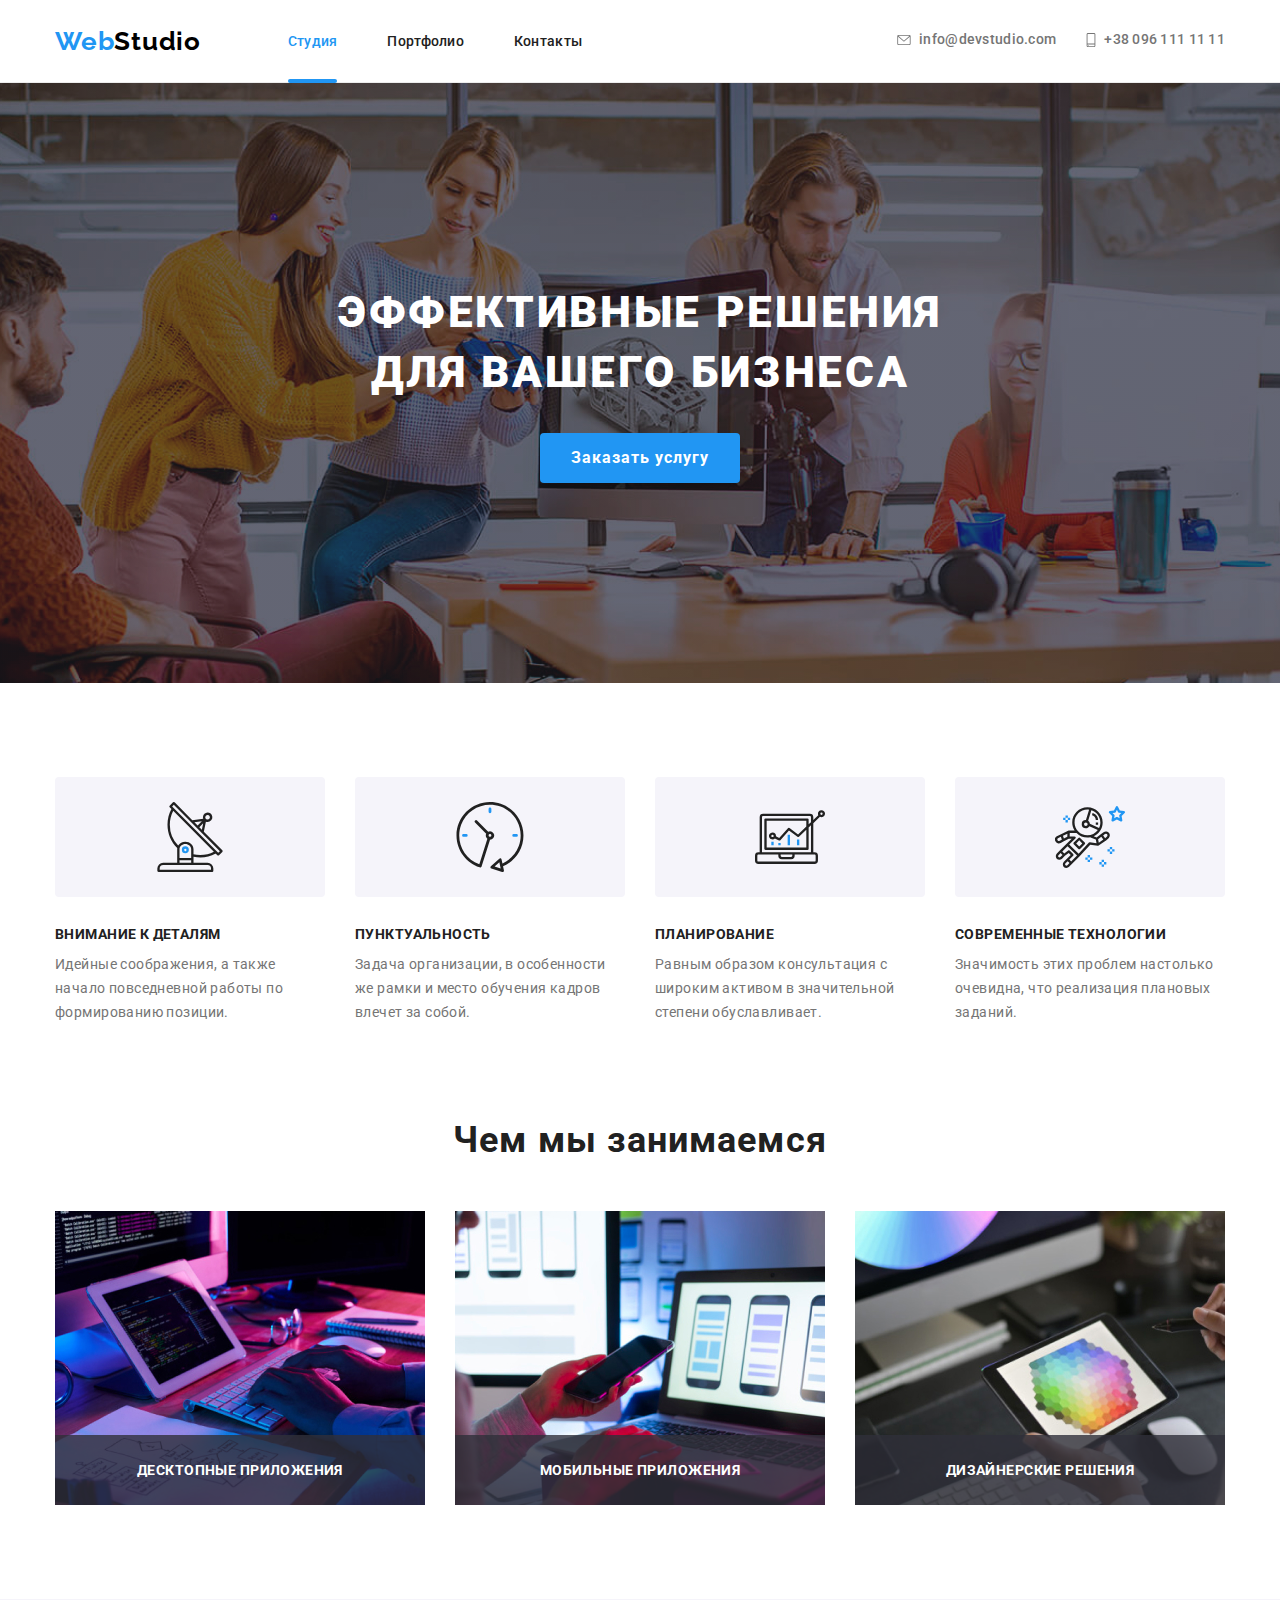
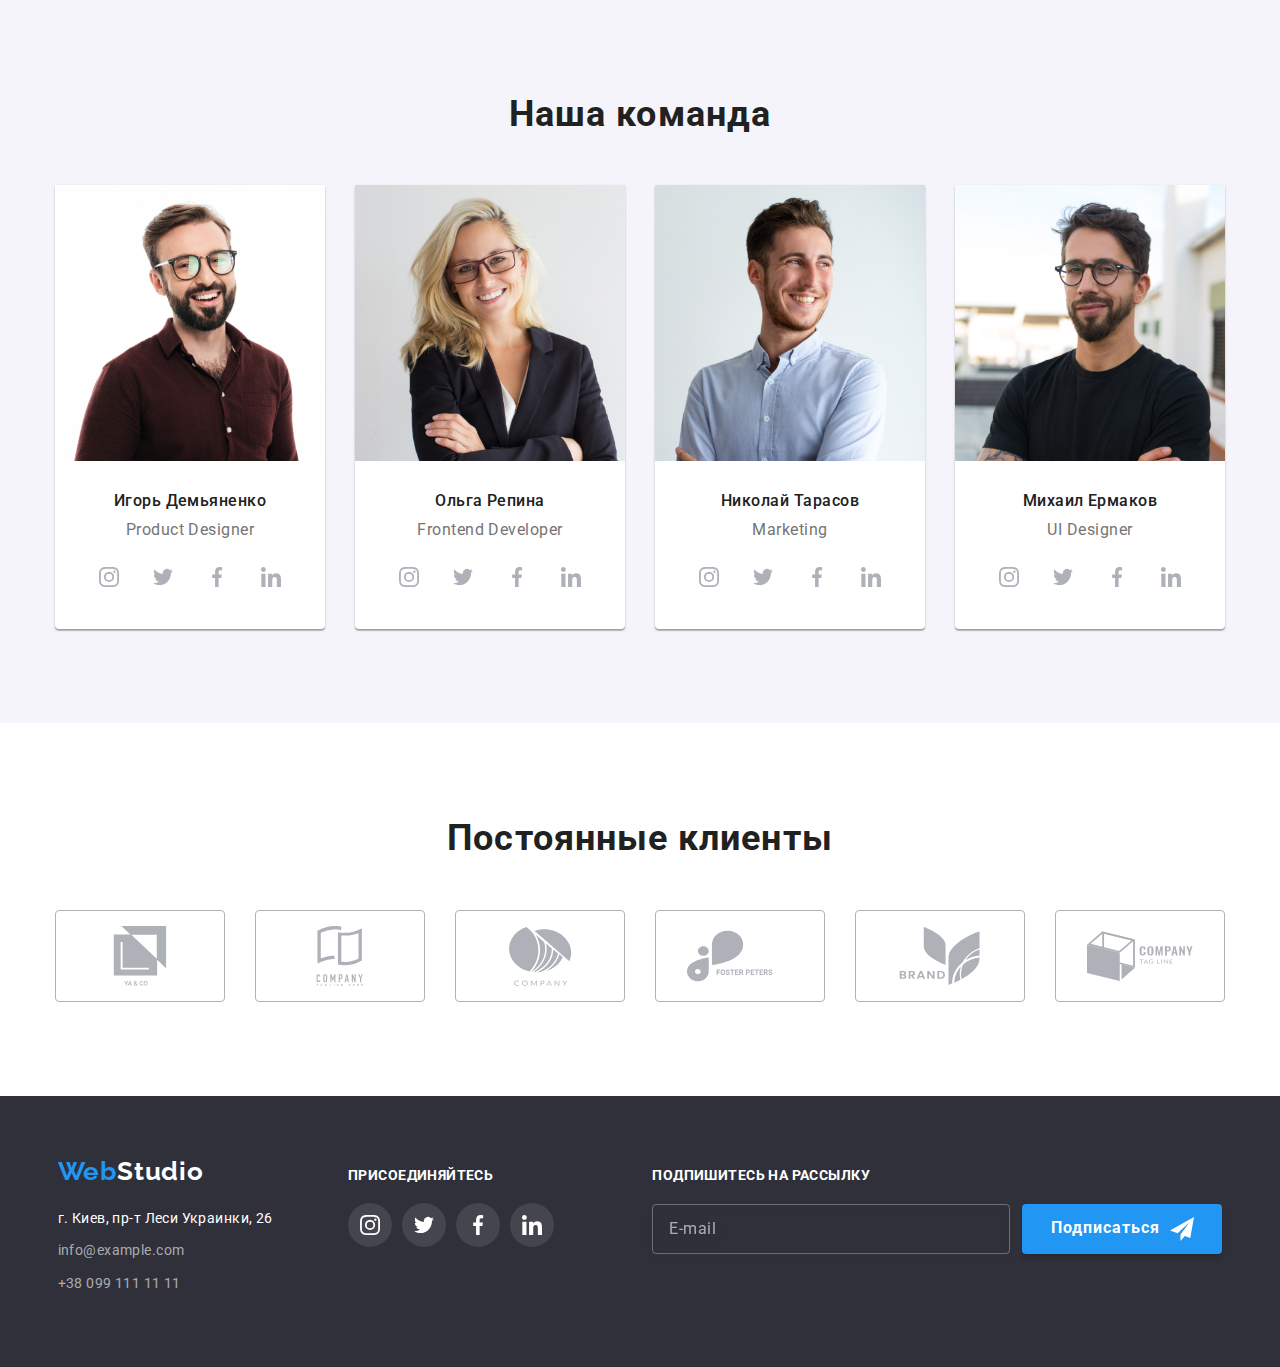
<file: index.html>
<!DOCTYPE html>
<html lang="ru">
<head>
  <meta charset="UTF-8">
  <meta http-equiv="X-UA-Compatible" content="IE=edge">
  <meta name="viewport" content="width=device-width, initial-scale=1.0">
  <title>WebStudio</title>
<link rel="preconnect" href="https://fonts.googleapis.com">
<link rel="preconnect" href="https://fonts.gstatic.com" crossorigin>
<link href="https://fonts.googleapis.com/css2?family=Raleway:wght@700&family=Roboto:wght@400;500;700;900&display=swap" rel="stylesheet">
  <link rel="stylesheet" href="./css/main.min.css">
</head>
<body>
  <!-- Шапка сторінки з логотипом (верхній блок)-->
  <header class="header">
    <div class="container header__box">
    <a class="logo header__logo" href="./index.html"><span class="logo__span">Web</span>Studio</a>

        <button data-menu-button class="menu-button" type="button" aria-expanded="false" aria-controls="header-menu">
        <svg class="menu-button__icon" aria-label="Переключатель мобильного меню">
          <use class="menu-open" href="./images/icons/symbol-defs.svg#icon-menu-button-open"></use>
          <use class="menu-close" href="./images/icons/symbol-defs.svg#icon-menu-button-close"></use>
        </svg>
      </button>

    <div data-menu class="menu-container" id="menu-container">
    <nav class="header__nav">
      <!-- Навігація на інші сторінки -->
        <ul class="site-nav">
          <li class="site-nav__item"><a class="site-nav__link site-nav__link--active" href="./index.html">Студия</a></li>
          <li class="site-nav__item"><a class="site-nav__link " href="./portfolio.html">Портфолио</a></li>
          <li class="site-nav__item"><a class="site-nav__link " href="">Контакты</a></li>
        </ul>
        </nav>
        <div>
    <ul class="contact">
        <li class="contact__item">
          <a class="contact__link header-link-mail" href="mailto:info@devstudio.com"><svg class="contact__icon header-mail">
            <use href="./images/icons/symbol-defs.svg#icon-envelope"></use>
          </svg>info@devstudio.com</a>
        </li>
        <li class="contact__item">
          <a class="contact__link header-link-tel" href="tel:+380961111111"><svg class="contact__icon header-tel">
            <use href="./images/icons/symbol-defs.svg#icon-smartphone"></use>
          </svg>+38 096 111 11 11</a>
        </li>
    </ul>

  <ul class="header-socials">
    <li class="header-socials__item"><a class="header-socials__link"  href="">Instagram</a></li>
    <li class="header-socials__item"><a class="header-socials__link"  href="">Twitter</a></li>
    <li class="header-socials__item"><a class="header-socials__link"  href="">Facebook</a></li>
    <li class="header-socials__item"><a class="header-socials__link"  href="">LinkedIn</a></li>
  </ul>
  </div>
    </div> 
    </div>
  </header>
  
  <!-- Унікальний контент сторінки (3 блоки)-->
  <main>
    <!--Эффективные решения для вашего бизнеса-->
      <section class="section hero">
        <div class="container">
      <h1 class="section__title section__title--main ">Эффективные решения для вашего бизнеса</h1>
      <button data-modal-open type="button" class="button hero__button"> Заказать услугу</button>
    </div>

  </section>
    
   <!-- Cписок особливостей -->
    <section class="section feature">
      <div class="container">
      <h2 class="visually-hidden">Особенности</h2>
        
      <ul class="feature__list">
          <li class="feature__item">
            <div class="feature__box">
              <svg class="feature__icon">
                <use href="./images/icons/symbol-defs.svg#icon-antenna"></use>
              </svg>
            </div>
            <h3 class="feature__title">Внимание к деталям</h3>
            <p class="feature__text">Идейные соображения, а также начало повседневной работы по формированию позиции.</p>
          </li> 
          <li class="feature__item">
              <div class="feature__box">
                <svg class="feature__icon">
                  <use href="./images/icons/symbol-defs.svg#icon-clock"></use>
                </svg>
              </div>
            <h3 class="feature__title">Пунктуальность</h3> 
            <p class="feature__text">Задача организации, в особенности же рамки и место обучения кадров влечет за собой.</p>
          </li>
          <li class="feature__item">
              <div class="feature__box">
                <svg class="feature__icon">
                  <use href="./images/icons/symbol-defs.svg#icon-diagram"></use>
                </svg>
              </div>
              <h3 class="feature__title">Планирование</h3>
              <p class="feature__text">Равным образом консультация с широким активом в значительной степени обуславливает.</p>
          </li>
          <li class="feature__item">
              <div class="feature__box">
                <svg class="feature__icon">
                  <use href="./images/icons/symbol-defs.svg#icon-astronaut"></use>
                </svg>
              </div>
              <h3 class="feature__title">Современные технологии</h3>
              <p class="feature__text">Значимость этих проблем настолько очевидна, что реализация плановых заданий.</p>
          </li>
            </ul>
            </div>
      </section>
      <!--Чем мы занимаемся-->
      <section class="section work">
        <div class="container">
        <h2 class="section__title">Чем мы занимаемся</h2>

        <ul class="work__list list">
          <li class="work__item"><img src="./images/box1.jpg" alt="photo1" width="370" class="work__img">
            <div class="work__box">
              <p class="work__text">Десктопные приложения</p>
            </div>
          </li>
          <li class="work__item"><img src="./images/box2.jpg" alt="photo2" width="370" class="work__img">
            <div class="work__box">
              <p class="work__text">Мобильные приложения</p>
            </div>
          </li>
          <li class="work__item"><img src="./images/box3.jpg" alt="photo3" width="370" class="work__img">
            <div class="work__box">
              <p class="work__text">Дизайнерские решения</p>
            </div>
          </li>
        </ul>
        </div>
      </section>
    <!--Наша команда-->
    <section class="section team">
      <div class="container">
      <h2 class="section__title">Наша команда</h2>
     
      <ul class="team-card list">
        <li class="team-card__item">
          <img class="team-card__img" srcset="./images/adapt/team/img.jpg 1x, ./images/adapt/team/img@2x.jpg 2x" src="./images/adapt/team/img.jpg" alt="Игорь Демьяненко">
          <div class="team-card__box">
          <h3 class="team-card__title" >Игорь Демьяненко</h3>
          <p class="team-card__text">Product Designer</p>
          <ul class="team-social list">
            <li class="team-social__item">
              <a href="" class="team-social__link">
                <svg class="team-social__icon">
                  <use href="./images/icons/symbol-defs.svg#icon-instagram"></use>
                </svg>
              </a>
            </li>
            <li class="team-social__item">
              <a href="" class="team-social__link">
                <svg class="team-social__icon">
                  <use href="./images/icons/symbol-defs.svg#icon-twitter"></use>
                </svg>
              </a>
            </li>
            <li class="team-social__item">
              <a href="" class="team-social__link">
                <svg class="team-social__icon">
                  <use href="./images/icons/symbol-defs.svg#icon-facebook"></use>
                </svg>
              </a>
            </li>
            <li class="team-social__item">
              <a href="" class="team-social__link">
                <svg class="team-social__icon">
                  <use href="./images/icons/symbol-defs.svg#icon-linkedin"></use>
                </svg>
              </a>
            </li>
          </ul>
        </div>
        </li>
        <li class="team-card__item">
          <img class="team-card__img" srcset="./images/adapt/team/img1.jpg 1x, ./images/adapt/team/img1@2x.jpg 2x" src="./images/adapt/team/img1.jpg" alt="Ольга Репина">
          <div class="team-card__box">
          <h3 class="team-card__title" >Ольга Репина</h3>
          <p class="team-card__text">Frontend Developer</p>
          <ul class="team-social list">
            <li class="team-social__item">
              <a href="" class="team-social__link">
                <svg class="team-social__icon">
                  <use href="./images/icons/symbol-defs.svg#icon-instagram"></use>
                </svg>
              </a>
            </li>
            <li class="team-social__item">
              <a href="" class="team-social__link">
                <svg class="team-social__icon">
                  <use href="./images/icons/symbol-defs.svg#icon-twitter"></use>
                </svg>
              </a>
            </li>
            <li class="team-social__item">
              <a href="" class="team-social__link">
                <svg class="team-social__icon">
                  <use href="./images/icons/symbol-defs.svg#icon-facebook"></use>
                </svg>
              </a>
            </li>
            <li class="team-social__item">
              <a href="" class="team-social__link">
                <svg class="team-social__icon">
                  <use href="./images/icons/symbol-defs.svg#icon-linkedin"></use>
                </svg>
              </a>
            </li>
          </ul>
        </div>
        </li>
        <li class="team-card__item">
          <img class="team-card__img" srcset="./images/adapt/team/img2.jpg 1x, ./images/adapt/team/img2@2x.jpg 2x" src="./images/adapt/team/img2.jpg" alt="Николай Тарасов">
          <div class="team-card__box">
          <h3 class="team-card__title">Николай Тарасов</h3>
          <p class="team-card__text">Marketing</p>
          <ul class="team-social list">
            <li class="tteam-social__item">
              <a href="" class="team-social__link">
                <svg class="team-social__icon">
                  <use href="./images/icons/symbol-defs.svg#icon-instagram"></use>
                </svg>
              </a>
            </li>
            <li class="team-social__item">
              <a href="" class="team-social__link">
                <svg class="team-social__icon">
                  <use href="./images/icons/symbol-defs.svg#icon-twitter"></use>
                </svg>
              </a>
            </li>
            <li class="team-social__item">
              <a href="" class="team-social__link">
                <svg class="team-social__icon">
                  <use href="./images/icons/symbol-defs.svg#icon-facebook"></use>
                </svg>
              </a>
            </li>
            <li class="team-social__item">
              <a href="" class="team-social__link">
                <svg class="team-social__icon">
                  <use href="./images/icons/symbol-defs.svg#icon-linkedin"></use>
                </svg>
              </a>
            </li>
          </ul>
         </div>
        </li>
        <li class="team-card__item">
          <img class="team-card__img" srcset="./images/adapt/team/img3.jpg 1x, ./images/adapt/team/img3@2x.jpg 2x" src="./images/adapt/team/img3.jpg" alt="Михаил Ермаков">
          <div class="team-card__box">
          <h3 class="team-card__title">Михаил Ермаков</h3>
          <p class="team-card__text">UI Designer</p>
          <ul class="team-social list">
            <li class="team-social__item">
              <a href="" class="team-social__link">
                <svg class="team-social__icon">
                  <use href="./images/icons/symbol-defs.svg#icon-instagram"></use>
                </svg>
              </a>
            </li>
            <li class="team-social__item">
              <a href="" class="team-social__link">
                <svg class="team-social__icon">
                  <use href="./images/icons/symbol-defs.svg#icon-twitter"></use>
                </svg>
              </a>
            </li>
            <li class="team-social__item">
              <a href="" class="team-social__link">
                <svg class="team-social__icon">
                  <use href="./images/icons/symbol-defs.svg#icon-facebook"></use>
                </svg>
              </a>
            </li>
            <li class="team-social__item">
              <a href="" class="team-social__link">
                <svg class="team-social__icon">
                  <use href="./images/icons/symbol-defs.svg#icon-linkedin"></use>
                </svg>
              </a>
            </li>
          </ul>
            </ul>
        </div>
        </li>
      </ul>
      </div>
    </section>
    <!-- Постоянные клиенты -->
    <section class="section clients">
      <div class="container">
      <h2 class="section__title">Постоянные клиенты</h2>

      <ul class="clients__list list">
        <li class="clients__item" >
          <a href="" class="clients__link">
            <svg class="clients__icon">
              <use href="./images/icons/symbol-defs.svg#icon-client1"></use>
            </svg>
          </a>
        </li>
        <li class="clients__item">
          <a href="" class="clients__link">
            <svg class="clients__icon">
              <use href="./images/icons/symbol-defs.svg#icon-client2"></use>
            </svg>
          </a>
        </li>
        <li class="clients__item">
          <a href="" class="clients__link">
            <svg class="clients__icon">
              <use href="./images/icons/symbol-defs.svg#icon-client3"></use>
            </svg>
          </a>
        </li>
        <li class="clients__item">
          <a href="" class="clients__link">
            <svg class="clients__icon">
              <use href="./images/icons/symbol-defs.svg#icon-client4"></use>
            </svg>
          </a>
        </li>
        <li class="clients__item">
          <a href="" class="clients__link">
            <svg class="clients__icon">
              <use href="./images/icons/symbol-defs.svg#icon-client5"></use>
            </svg>
          </a>
        </li>
        <li class="clients__item">
          <a href="" class="clients__link">
            <svg class="clients__icon">
              <use href="./images/icons/symbol-defs.svg#icon-client6"></use>
            </svg>
          </a>
        </li>
      </ul>
    </div>
    </section>


  </main>
  <!-- Підвал сторінки (нижня частина)-->
  <footer class="footer">
    <div class="container footer-box">
      <div class="adress">
        <!-- Копірайт -->
        <a class="logo footer__logo" href="./index.html"><span class="footer-logo__span">Web</span>Studio</a>
        <!-- Посилання на соцмережі -->
        <address class="address">
          <ul class="address-box list">
            <li><a class="address-box__link fact-address" href="https://goo.gl/maps/HZU3c6R3okZjk7ic6" target="_blank"
                rel="noopener noreferrer">г. Киев, пр-т Леси Украинки, 26</a></li>
            <li><a class="address-box__link mail" href="mailto:info@example.com">info@example.com</a></li>
            <li><a class="address-box__link tel" href="tel:+380991111111">+38 099 111 11 11</a></li>
          </ul>
        </address>
      </div>
  
      <!--LINK SOC  -->
  
      <div class="footer-social">
        <p class="footer-social__label">Присоединяйтесь</p>
        <ul class="footer-social__list">
          <li class="footer-social__item">
            <a href="" class="footer-social__link">
              <svg class="footer-social__icon">
                <use href="./images/icons/symbol-defs.svg#icon-instagram"></use>
              </svg>
            </a>
          </li>
          <li class="footer-social__item">
            <a href="" class="footer-social__link">
              <svg class="footer-social__icon">
                <use href="./images/icons/symbol-defs.svg#icon-twitter"></use>
              </svg>
            </a>
          </li>
          <li class="footer-social__item">
            <a href="" class="footer-social__link">
              <svg class="footer-social__icon">
                <use href="./images/icons/symbol-defs.svg#icon-facebook"></use>
              </svg>
            </a>
          </li>
          <li class="footer-social__item">
            <a href="" class="footer-social__link">
              <svg class="footer-social__icon">
                <use href="./images/icons/symbol-defs.svg#icon-linkedin"></use>
              </svg>
            </a>
          </li>
        </ul>
      </div>
      <!-- ФОРМА ФУТЕР -->
  
      <form class="footer-form">
        <div class="footer-form__box"><label class="footer-form__label">Подпишитесь на рассылку</label>
          <input class="footer-form__input" type="email" name="user-email-footer" placeholder="E-mail">
        </div>
        
        <div class="footer-button">
          <button type="submit" class="footer-button__box">Подписаться<svg class="footer-button__icon">
              <use href="./images/icons/symbol-defs.svg#icon-send"></use>
            </svg></button>
        </div>
      </form>
    </div>
  </footer>

  <!-- --------Модалка--------- -->

    <div data-modal class="backdrop is-hidden">
      <div class="modal">
        <button data-modal-close type="button" class="modal__button"><svg class="modal__icon">
        <use href="./images/icons/symbol-defs.svg#icon-close"></use></svg></button>
      
        <form class="modal-form" autocomplete="on">
        <h2 class="modal-form__title">Оставьте свои данные, мы вам перезвоним</h2>

      <div class="modal-form__all">
         <label class="modal-form__label" for="modal-name">Имя</label>
      <div class="modal-form__box">
         <input class="modal-form__input" type="text" name="modal-name" id="modal-name">
         <svg class="modal-form__icon">
          <use href="./images/icons/symbol-defs.svg#icon-person"></use>
        </svg>
      </div>
      </div>
      
      <div class="modal-form__all">
       <label class="modal-form__label"  for="modal-tel">Телефон</label>
       <div class="modal-form__box">
        <input class="modal-form__input" type="tel" name="modal-tel" id="modal-tel">
        <svg class="modal-form__icon">
         <use href="./images/icons/symbol-defs.svg#icon-tel"></use>
         </svg></div>
      </div>
      
      <div class="modal-form__all">
        <label class="modal-form__label"  for="modal-mail">Почта</label>
        <div class="modal-form__box">
        <input class="modal-form__input" type="mail" name="modal-mail" id="modal-mail">
        <svg class="modal-form__icon"><use href="./images/icons/symbol-defs.svg#icon-mail"></use>
        </svg></div>
      </div>
      
      <div class="modal-form__all">
        <label class="modal-form__label"  for="modal-comment">Комментарий</label>
        <textarea class="modal-form__input comment" name="modal-comment" id="modal-comment" placeholder="Введите текст..."></textarea>
      </div>
      
      <div class="form-checkbox">
        <label class="form-checkbox__label">
        <input class="form-checkbox__input" type="checkbox" name="modal-checkbox">
        <span class="form-checkbox__icon"></span>
        Соглашаюсь с рассылкой и принимаю <a class="form-checkbox__link" href="">Условия договора</a></label>
      </div>
      
        <div class="form-button">
        <button type="submit" class="form-button__box">Отправить</button>
        </div>
        </form>
        </div>
      </div>

  <script src="./js/modal.js"></script>
  <script src="./js/menu.js"></script>
</body>
</html>

        <!--  -->
</file>
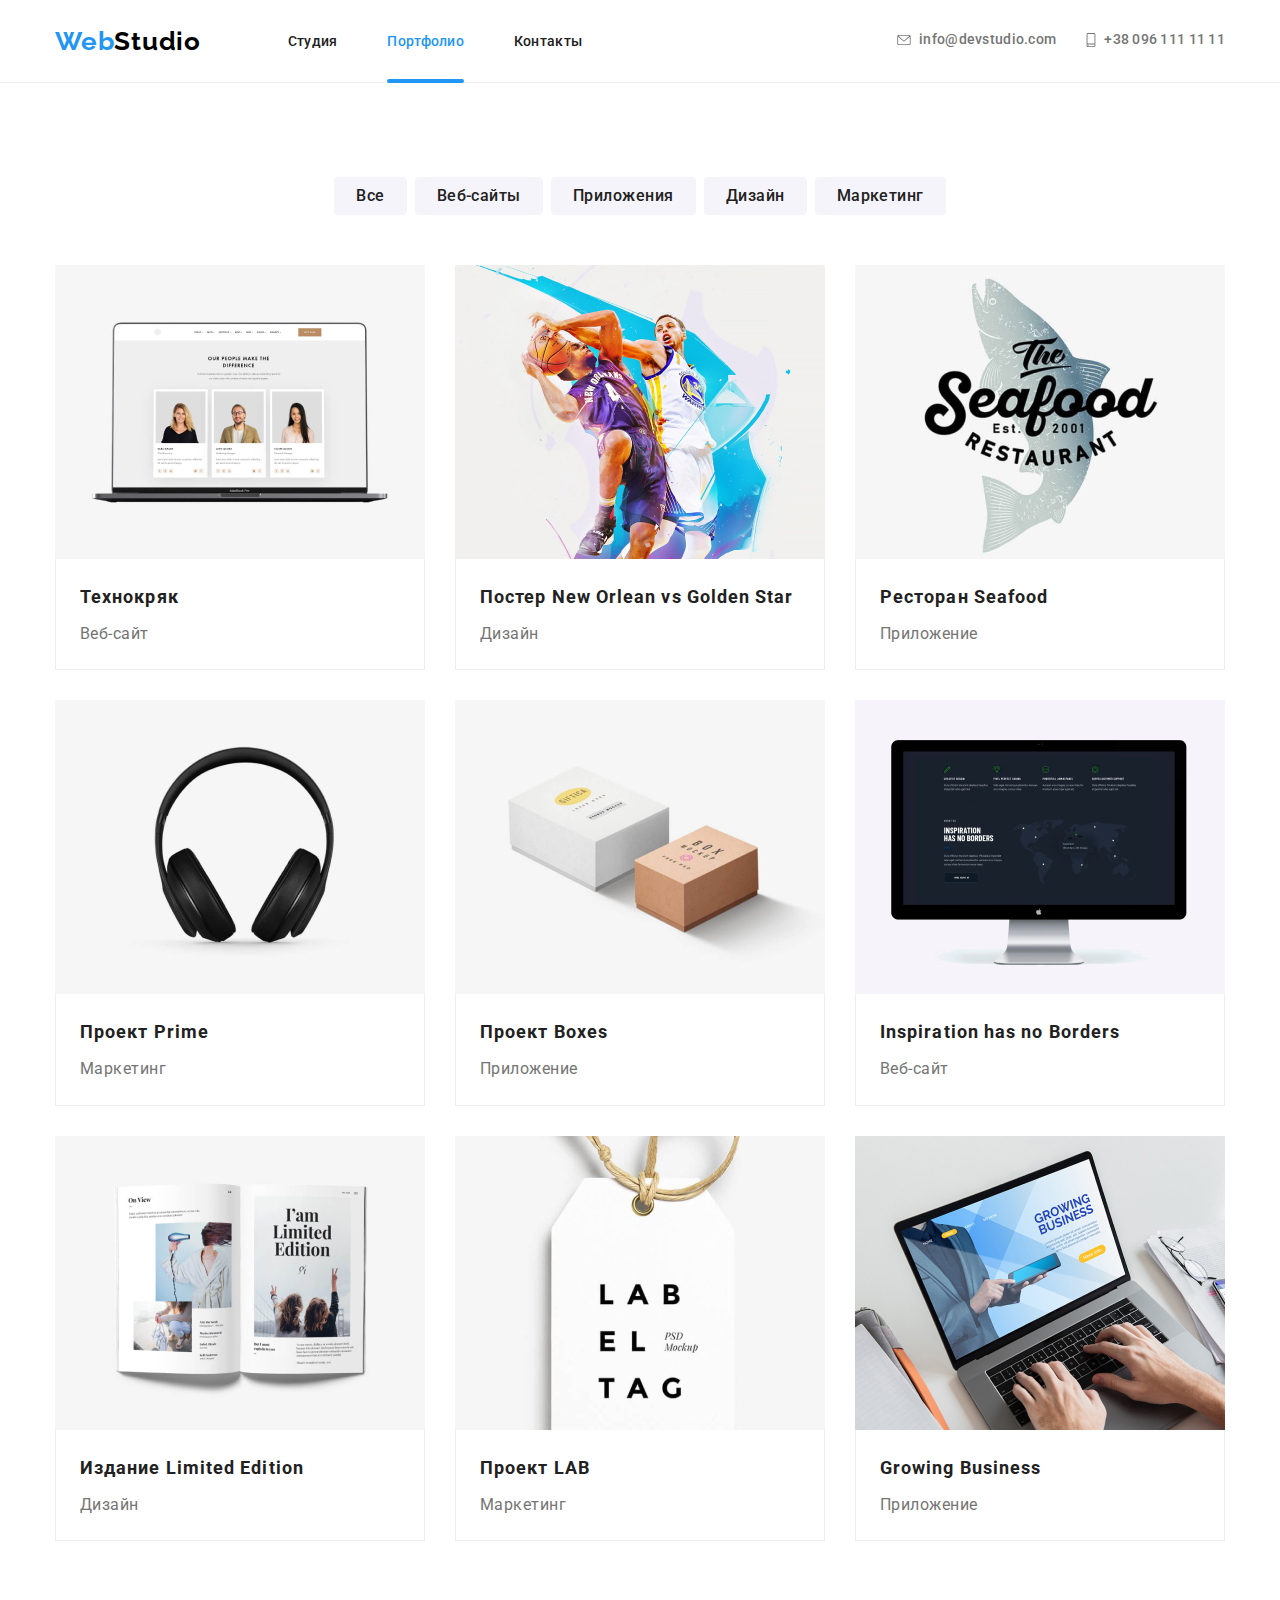
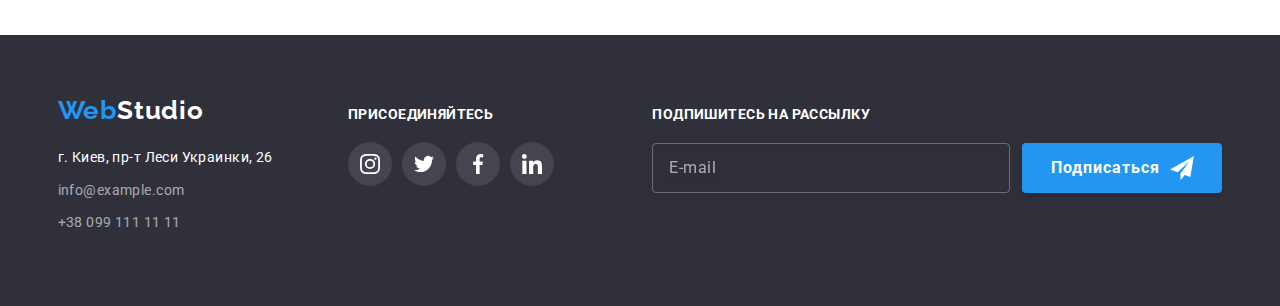
<file: portfolio.html>
<!DOCTYPE html>
<html lang="ru">
<head>
  <meta charset="UTF-8">
  <meta http-equiv="X-UA-Compatible" content="IE=edge">
  <meta name="viewport" content="width=device-width, initial-scale=1.0">
  <title>WebStudio</title>
<link rel="preconnect" href="https://fonts.googleapis.com">
<link rel="preconnect" href="https://fonts.gstatic.com" crossorigin>
<link href="https://fonts.googleapis.com/css2?family=Raleway:wght@700&family=Roboto:wght@400;500;700;900&display=swap" rel="stylesheet">
  <link rel="stylesheet" href="./css/main.min.css">
</head>
<body>
  <!-- Шапка сторінки з логотипом (верхній блок)-->
  <header class="header">
    <div class="container header__box">
    <a class="logo header__logo" href="./index.html"><span class="logo__span">Web</span>Studio</a>

        <button data-menu-button class="menu-button" type="button" aria-expanded="false" aria-controls="header-menu">
        <svg class="menu-button__icon" aria-label="Переключатель мобильного меню">
          <use class="menu-open" href="./images/icons/symbol-defs.svg#icon-menu-button-open"></use>
          <use class="menu-close" href="./images/icons/symbol-defs.svg#icon-menu-button-close"></use>
        </svg>
      </button>

    <div data-menu class="menu-container" id="menu-container">
    <nav class="header__nav">
      <!-- Навігація на інші сторінки -->
        <ul class="site-nav">
          <li class="site-nav__item"><a class="site-nav__link" href="./index.html">Студия</a></li>
          <li class="site-nav__item"><a class="site-nav__link site-nav__link--active" href="./portfolio.html">Портфолио</a></li>
          <li class="site-nav__item"><a class="site-nav__link " href="">Контакты</a></li>
        </ul>
        </nav>
    <ul class="contact">
        <li class="contact__item">
          <a class="contact__link header-link-mail" href="mailto:info@devstudio.com"><svg class="contact__icon header-mail">
            <use href="./images/icons/symbol-defs.svg#icon-envelope"></use>
          </svg>info@devstudio.com</a>
        </li>
        <li class="contact__item">
          <a class="contact__link header-link-tel" href="tel:+380961111111"><svg class="contact__icon header-tel">
            <use href="./images/icons/symbol-defs.svg#icon-smartphone"></use>
          </svg>+38 096 111 11 11</a>
        </li>
    </ul>

  <ul class="header-socials">
    <li class="header-socials__item"><a class="header-socials__link"  href="">Instagram</a></li>
    <li class="header-socials__item"><a class="header-socials__link"  href="">Twitter</a></li>
    <li class="header-socials__item"><a class="header-socials__link"  href="">Facebook</a></li>
    <li class="header-socials__item"><a class="header-socials__link"  href="">LinkedIn</a></li>
  </ul>
    </div> 
    </div>
  </header>
  <!-- Унікальний контент -->
<main>

<section class="section portfolio ">
  <div class="container">

  <h1 class="visually-hidden">Портфолио</h1>

  <ul class="buttons-list">
    <li class="buttons-list__item"><button class="button buttons-list__button" type="button">Все</button></li>
    <li class="button button-list__item"><button class="button buttons-list__button" type="button">Веб-сайты</button></li>
    <li class="buttons-list__item"><button class="button buttons-list__button" type="button">Приложения</button></li>
    <li class="buttons-list__item"><button class="button buttons-list__button" type="button">Дизайн</button></li>
    <li class="buttons-list__item"><button class="button buttons-list__button" type="button">Маркетинг</button></li>
  </ul>

  <ul class="portfolio-card list">
    <li class="portfolio-card__item">
      <a class="portfolio-card__link" href=""><div class="portfolio-card__thumb">
<picture>
  <source srcset="./images/adapt/portfolio/imgm1.jpg 1x, ./images/adapt/portfolio/imgm1@2x.jpg 2x" media="(max-width: 767px)">
   <source srcset="./images/adapt/portfolio/imgd1.jpg 1x, ./images/adapt/portfolio/imgd1@2x.jpg" media="(min-width: 1200px)">
  <img srcset="./images/adapt/portfolio/imgt1.jpg 1x,./images/adapt/portfolio/imgt1@2x.jpg 2x" src="./images/adapt/portfolio/imgt1.jpg" alt="Пример работ">
</picture>
      <p class="portfolio-card__overlay">
        Ресурс предлагает комплексные предложения с разным уровнем функционала и сервисов. Все это позволит посетителю
        получить
        исчерпывающие сведения о компании или частном лице.
      </p>
    </div>
      <div class="portfolio-card__box first-card-box">
        <h2 class="portfolio-card__title">Технокряк</h2>
      <p class="portfolio-card__text">Веб-сайт</p>
      </div></a>
    </li>
    <li class="portfolio-card__item"><a  class="portfolio-card__item" href="">
      <div class="portfolio-card__thumb">
      <picture>
  <source srcset="./images/adapt/portfolio/imgm2.jpg 1x, ./images/adapt/portfolio/imgm2@2x.jpg 2x" media="(max-width: 767px)">
   <source srcset="./images/adapt/portfolio/imgd2.jpg 1x, ./images/adapt/portfolio/imgd2@2x.jpg" media="(min-width: 1200px)">
  <img srcset="./images/adapt/portfolio/imgt2.jpg 1x,./images/adapt/portfolio/imgt2@2x.jpg 2x" src="./images/adapt/portfolio/imgt2.jpg" alt="Пример работ">
</picture>
      <p class="portfolio-card__overlay">
        Ресурс предлагает комплексные предложения с разным уровнем функционала и сервисов. Все это позволит посетителю получить
        исчерпывающие сведения о компании или частном лице.
      </p>
    </div>
      <div class="portfolio-card__box">
      <h2 class="portfolio-card__title" >Постер New Orlean vs Golden Star</h2>
      <p class="portfolio-card__text">Дизайн</p>
    </div></a>
    </li>
    <li class="portfolio-card__item"><a href=""><div class="portfolio-card__thumb">
    <picture>
  <source srcset="./images/adapt/portfolio/imgm3.jpg 1x, ./images/adapt/portfolio/imgm3@2x.jpg 2x" media="(max-width: 767px)">
   <source srcset="./images/adapt/portfolio/imgd3.jpg 1x, ./images/adapt/portfolio/imgd3@2x.jpg" media="(min-width: 1200px)">
  <img srcset="./images/adapt/portfolio/imgt3.jpg 1x,./images/adapt/portfolio/imgt3@2x.jpg 2x" src="./images/adapt/portfolio/imgt3.jpg" alt="Пример работ">
</picture>
      <p class="portfolio-card__overlay">
        Ресурс предлагает комплексные предложения с разным уровнем функционала и сервисов. Все это позволит посетителю
        получить
        исчерпывающие сведения о компании или частном лице.
      </p>
    </div>
      <div class="portfolio-card__box">
      <h2 class="portfolio-card__title" >Ресторан Seafood</h2>
      <p class="portfolio-card__text">Приложение</p>
    </div></a>
    </li>
    <li class="portfolio-card__item"><a href=""><div class="portfolio-card__thumb">
   <picture>
  <source srcset="./images/adapt/portfolio/imgm4.jpg 1x, ./images/adapt/portfolio/imgm4@2x.jpg 2x" media="(max-width: 767px)">
   <source srcset="./images/adapt/portfolio/imgd4.jpg 1x, ./images/adapt/portfolio/imgd4@2x.jpg" media="(min-width: 1200px)">
  <img srcset="./images/adapt/portfolio/imgt4.jpg 1x,./images/adapt/portfolio/imgt4@2x.jpg 2x" src="./images/adapt/portfolio/imgt4.jpg" alt="Пример работ">
</picture>
      <p class="portfolio-card__overlay">
        Ресурс предлагает комплексные предложения с разным уровнем функционала и сервисов. Все это позволит посетителю
        получить
        исчерпывающие сведения о компании или частном лице.
      </p>
    </div>
      <div class="portfolio-card__box">
      <h2 class="portfolio-card__title" >Проект Prime</h2>
      <p class="portfolio-card__text">Маркетинг</p>
    </div></a>
    </li>
    <li class="portfolio-card__item"><a href=""><div class="portfolio-card__thumb">
  <picture>
  <source srcset="./images/adapt/portfolio/imgm5.jpg 1x, ./images/adapt/portfolio/imgm5@2x.jpg 2x" media="(max-width: 767px)">
   <source srcset="./images/adapt/portfolio/imgd5.jpg 1x, ./images/adapt/portfolio/imgd5@2x.jpg" media="(min-width: 1200px)">
  <img srcset="./images/adapt/portfolio/imgt5.jpg 1x,./images/adapt/portfolio/imgt5@2x.jpg 2x" src="./images/adapt/portfolio/imgt5.jpg" alt="Пример работ">
</picture>
      <p class="portfolio-card__overlay">
        Ресурс предлагает комплексные предложения с разным уровнем функционала и сервисов. Все это позволит посетителю
        получить
        исчерпывающие сведения о компании или частном лице.
      </p>
    </div>
      <div class="portfolio-card__box">
      <h2 class="portfolio-card__title" >Проект Boxes</h2>
      <p class="portfolio-card__text">Приложение</p>
    </div></a>
    </li>
    <li class="portfolio-card__item"><a href=""><div class="portfolio-card__thumb">
 <picture>
  <source srcset="./images/adapt/portfolio/imgm6.jpg 1x, ./images/adapt/portfolio/imgm6@2x.jpg 2x" media="(max-width: 767px)">
   <source srcset="./images/adapt/portfolio/imgd6.jpg 1x, ./images/adapt/portfolio/imgd6@2x.jpg" media="(min-width: 1200px)">
  <img srcset="./images/adapt/portfolio/imgt6.jpg 1x,./images/adapt/portfolio/imgt6@2x.jpg 2x" src="./images/adapt/portfolio/imgt6.jpg" alt="Пример работ">
</picture>
      <p class="portfolio-card__overlay">
        Ресурс предлагает комплексные предложения с разным уровнем функционала и сервисов. Все это позволит посетителю
        получить
        исчерпывающие сведения о компании или частном лице.
      </p>
    </div>
      <div class="portfolio-card__box">
      <h2 class="portfolio-card__title">Inspiration has no Borders</h2>
      <p class="portfolio-card__text">Веб-сайт</p>
    </div></a>
    </li>
    <li class="portfolio-card__item"><a href=""><div class="portfolio-card__thumb">
    <picture>
  <source srcset="./images/adapt/portfolio/imgm7.jpg 1x, ./images/adapt/portfolio/imgm7@2x.jpg 2x" media="(max-width: 767px)">
   <source srcset="./images/adapt/portfolio/imgd7.jpg 1x, ./images/adapt/portfolio/imgd7@2x.jpg" media="(min-width: 1200px)">
  <img srcset="./images/adapt/portfolio/imgt7.jpg 1x,./images/adapt/portfolio/imgt7@2x.jpg 2x" src="./images/adapt/portfolio/imgt7.jpg" alt="Пример работ">
</picture>
      <p class="portfolio-card__overlay">
        Ресурс предлагает комплексные предложения с разным уровнем функционала и сервисов. Все это позволит посетителю
        получить
        исчерпывающие сведения о компании или частном лице.
      </p>
    </div>
      <div class="portfolio-card__box">
      <h2 class="portfolio-card__title" >Издание Limited Edition</h2>
      <p class="portfolio-card__text">Дизайн</p>
    </div></a>
    </li>
    <li class="portfolio-card__item"><a href=""><div class="portfolio-card__thumb">
     <picture>
  <source srcset="./images/adapt/portfolio/imgm8.jpg 1x, ./images/adapt/portfolio/imgm8@2x.jpg 2x" media="(max-width: 767px)">
   <source srcset="./images/adapt/portfolio/imgd8.jpg 1x, ./images/adapt/portfolio/imgd8@2x.jpg" media="(min-width: 1200px)">
  <img srcset="./images/adapt/portfolio/imgt8.jpg 1x,./images/adapt/portfolio/imgt8@2x.jpg 2x" src="./images/adapt/portfolio/imgt8.jpg" alt="Пример работ">
</picture>
      <p class="portfolio-card__overlay">
        Ресурс предлагает комплексные предложения с разным уровнем функционала и сервисов. Все это позволит посетителю
        получить
        исчерпывающие сведения о компании или частном лице.
      </p>
    </div>
      <div class="portfolio-card__box">
      <h2 class="portfolio-card__title" >Проект LAB</h2>
      <p class="portfolio-card__text">Маркетинг</p>
    </div></a>
    </li>
    <li class="portfolio-card__item"><a href=""><div class="portfolio-card__thumb">
    <picture>
  <source srcset="./images/adapt/portfolio/imgm9.jpg 1x, ./images/adapt/portfolio/imgm9@2x.jpg 2x" media="(max-width: 767px)">
   <source srcset="./images/adapt/portfolio/imgd9.jpg 1x, ./images/adapt/portfolio/imgd9@2x.jpg" media="(min-width: 1200px)">
  <img srcset="./images/adapt/portfolio/imgt9.jpg 1x,./images/adapt/portfolio/imgt9@2x.jpg 2x" src="./images/adapt/portfolio/imgt9.jpg" alt="Пример работ">
</picture>
      <p class="portfolio-card__overlay">
        Ресурс предлагает комплексные предложения с разным уровнем функционала и сервисов. Все это позволит посетителю
        получить
        исчерпывающие сведения о компании или частном лице.
      </p>
    </div>
    <div class="portfolio-card__box">
    <h2 class="portfolio-card__title" >Growing Business</h2>
    <p class="portfolio-card__text">Приложение</p>
  </div></a>
    </li>
  </ul>
  </div>
  </section>

</main>
<footer class="footer">
    <div class="container footer-box">
      <div class="adress">
        <!-- Копірайт -->
        <a class="logo footer__logo" href="./index.html"><span class="footer-logo__span">Web</span>Studio</a>
        <!-- Посилання на соцмережі -->
        <address class="address">
          <ul class="address-box list">
            <li><a class="address-box__link fact-address" href="https://goo.gl/maps/HZU3c6R3okZjk7ic6" target="_blank"
                rel="noopener noreferrer">г. Киев, пр-т Леси Украинки, 26</a></li>
            <li><a class="address-box__link mail" href="mailto:info@example.com">info@example.com</a></li>
            <li><a class="address-box__link tel" href="tel:+380991111111">+38 099 111 11 11</a></li>
          </ul>
        </address>
      </div>
  
      <!--LINK SOC  -->
  
      <div class="footer-social">
        <p class="footer-social__label">Присоединяйтесь</p>
        <ul class="footer-social__list">
          <li class="footer-social__item">
            <a href="" class="footer-social__link">
              <svg class="footer-social__icon">
                <use href="./images/icons/symbol-defs.svg#icon-instagram"></use>
              </svg>
            </a>
          </li>
          <li class="footer-social__item">
            <a href="" class="footer-social__link">
              <svg class="footer-social__icon">
                <use href="./images/icons/symbol-defs.svg#icon-twitter"></use>
              </svg>
            </a>
          </li>
          <li class="footer-social__item">
            <a href="" class="footer-social__link">
              <svg class="footer-social__icon">
                <use href="./images/icons/symbol-defs.svg#icon-facebook"></use>
              </svg>
            </a>
          </li>
          <li class="footer-social__item">
            <a href="" class="footer-social__link">
              <svg class="footer-social__icon">
                <use href="./images/icons/symbol-defs.svg#icon-linkedin"></use>
              </svg>
            </a>
          </li>
        </ul>
      </div>
      <!-- ФОРМА ФУТЕР -->
  
      <form class="footer-form">
        <div class="footer-form__box"><label class="footer-form__label">Подпишитесь на рассылку</label>
          <input class="footer-form__input" type="email" name="user-email-footer" placeholder="E-mail">
        </div>
        
        <div class="footer-button">
          <button type="submit" class="footer-button__box">Подписаться<svg class="footer-button__icon">
              <use href="./images/icons/symbol-defs.svg#icon-send"></use>
            </svg></button>
        </div>
      </form>
    </div>
  </footer>
  <script src="./js/menu.js"></script>
</body>
</html>
</file>
<file: css/main.min.css>
*,::before,::after{box-sizing:border-box}html{line-height:1.15;-webkit-text-size-adjust:100%;-moz-tab-size:4;tab-size:4}body{margin:0;font-family:system-ui,-apple-system,"Segoe UI",Roboto,Helvetica,Arial,sans-serif,"Apple Color Emoji","Segoe UI Emoji"}hr{height:0;color:inherit}abbr[title]{text-decoration:underline dotted}b,strong{font-weight:bolder}code,kbd,samp,pre{font-family:ui-monospace, SFMono-Regular, Consolas, 'Liberation Mono', Menlo, monospace;font-size:1em}small{font-size:80%}sub,sup{font-size:75%;line-height:0;position:relative;vertical-align:baseline}sub{bottom:-0.25em}sup{top:-0.5em}table{text-indent:0;border-color:inherit}button,input,optgroup,select,textarea{font-family:inherit;font-size:100%;line-height:1.15;margin:0}button,select{text-transform:none}button,[type='button'],[type='reset'],[type='submit']{-webkit-appearance:button}::-moz-focus-inner{border-style:none;padding:0}:-moz-focusring{outline:1px dotted ButtonText}:-moz-ui-invalid{box-shadow:none}legend{padding:0}progress{vertical-align:baseline}::-webkit-inner-spin-button,::-webkit-outer-spin-button{height:auto}[type='search']{-webkit-appearance:textfield;outline-offset:-2px}::-webkit-search-decoration{-webkit-appearance:none}::-webkit-file-upload-button{-webkit-appearance:button;font:inherit}summary{display:list-item}body{margin-top:0;margin-bottom:0;margin-left:0;margin-right:0;font-family:"Roboto",sans-serif;background:#fff;color:#757575;font-size:14px;line-height:1.33}p,h1,h2,h3,h4,h5,h6{margin:0;padding:0}ul,ol{margin:0;padding:0}a{text-decoration:none;cursor:pointer}address{font-style:normal}textarea{resize:none}button{display:flex;justify-content:center;align-items:center;font-family:inherit;border:transparent;border-radius:4px;cursor:pointer;font-size:16px}img{display:block;max-width:100%;height:auto}.container{margin-top:0;margin-bottom:0;margin-left:auto;margin-right:auto;padding-left:15px;padding-right:15px}@media screen and (min-width: 480px){.container{width:480px}}@media screen and (min-width: 768px){.container{width:768px}}@media screen and (min-width: 1200px){.container{width:1200px}}.section__title{margin-top:0;margin-bottom:30px;font-weight:700;font-size:28px;line-height:1.18;text-align:center;letter-spacing:0.03em;color:#212121}@media screen and (min-width: 1200px){.section__title{font-size:36px;line-height:1.17;margin-bottom:50px}}.section{padding-top:60px;padding-bottom:60px}@media screen and (min-width: 1200px){.section{padding-top:94px;padding-bottom:94px}}.site-nav,.contact,.header-socials,.feature__list,.work__list,.team-card,.team-social,.clients__list,.address-box,.footer-social__list,.buttons-list,.portfolio-card{padding-top:0;padding-bottom:0;padding-right:0;padding-left:0;margin-top:0;margin-bottom:0;margin-left:0;margin-right:0;list-style:none}.visually-hidden{position:absolute;width:1px;height:1px;margin:-1px;border:0;padding:0;white-space:nowrap;clip-path:inset(100%);clip:rect(0 0 0 0);overflow:hidden}.logo{display:block;font-family:"Raleway",sans-serif;font-weight:700;font-size:26px;line-height:1.19;letter-spacing:0.03em;color:black;text-decoration:none;transition-property:color;transition-duration:250ms;transition-timing-function:cubic-bezier(0.4, 0, 0.2, 1)}.logo__span{color:#2196F3}.logo:hover,.logo:focus{color:#2196F3}.header__logo{padding-top:16px;padding-bottom:16px;font-size:24px;line-height:1.17;letter-spacing:0.03em}@media screen and (min-width: 768px){.header__logo{padding-top:26px;padding-bottom:26px}}@media screen and (min-width: 1200px){.header__logo{font-size:26px}}.header{position:relative;text-align:center;background-color:#fff;border-bottom:1px solid #ececec}.header__box{display:flex;align-items:center;justify-content:start}@media screen and (min-width: 1200px){.header__box{justify-content:space-between}}.header__nav{display:block;text-align:start}@media screen and (min-width: 768px){.header__nav{display:flex;align-items:center}}.menu-container{display:flex;position:relative;background-color:#fff;padding-top:48px;padding-bottom:48px;padding-left:40px;padding-right:40px;z-index:8}.menu-container.is-open{display:flex;flex-direction:column;justify-content:space-between;background-color:#fff;position:absolute;top:0;left:0;width:100%;height:100vh}@media screen and (max-width: 767px){.menu-container{display:none}}@media screen and (min-width: 768px){.menu-container{display:flex;padding:0}}.menu-button{width:40px;height:40px;margin-left:auto;background-color:transparent;z-index:9}@media screen and (min-width: 768px){.menu-button{display:none}}.menu-container.is-open .menu-button{position:absolute;top:0;right:0}.menu-button .menu-close{display:none}.menu-button.is-open .menu-close{display:block}.menu-button.is-open .menu-open{display:none}.menu-button.is-open .menu-button__icon{width:18px;height:18px}.menu-button__icon{width:100%;height:100%;display:inline-block;transition-property:fill;transition-duration:250ms;transition-timing-function:cubic-bezier(0.4, 0, 0.2, 1)}.menu-button__icon:hover,.menu-button__icon:focus{fill:#2196F3}.menu-open{width:24px;height:16px}.menu-close{width:18px;height:18px}.site-nav{display:flex;flex-direction:column;gap:36px}@media screen and (min-width: 768px){.site-nav{flex-direction:row;gap:50px;margin-bottom:0;margin-left:87px}}@media screen and (min-width: 1200px){.site-nav{margin-left:0px}}.site-nav__link{color:#212121;font-weight:500;font-size:40px;line-height:1.18;letter-spacing:0.02em;transition-property:color;transition-duration:250ms;transition-timing-function:cubic-bezier(0.4, 0, 0.2, 1)}.site-nav__link:hover,.site-nav__link:focus{color:#2196F3}.site-nav__link--active{color:#2196F3}@media screen and (min-width: 768px){.site-nav__link{padding-top:32px;padding-bottom:32px;font-weight:500;font-size:14px;line-height:1.1;letter-spacing:0.02em}}.site-nav__link--active{position:relative;color:#2196F3}@media screen and (min-width: 768px){.site-nav__link--active::after{position:absolute;bottom:-1px;left:0;content:'';min-width:100%;height:4px;border:none;background-color:#2196F3;outline:2px;border-radius:2px}}@media screen and (min-width: 1200px){.site-nav__link--active::after{bottom:-2px}}.contact{display:flex;flex-direction:column-reverse;align-items:flex-start;gap:32px;margin-bottom:64px}@media screen and (min-width: 768px){.contact{flex-direction:column;margin-bottom:0;gap:10px;margin-left:96px}}@media screen and (min-width: 1200px){.contact{flex-direction:row;justify-content:center;margin-bottom:0;margin-left:315px;gap:30px}}.contact__item{display:block}.contact__link{display:flex;align-items:center;color:#757575;transition-property:color;transition-duration:250ms;transition-timing-function:cubic-bezier(0.4, 0, 0.2, 1)}.contact__link:hover,.contact__link:focus,.contact__link:hover .contact__icon,.contact__link:focus .contact__icon{color:#2196F3;fill:#2196F3}.header-link-tel{font-weight:500;font-size:34px;line-height:1.18;letter-spacing:0.02em;color:#2196F3}@media screen and (min-width: 768px){.header-link-tel{font-weight:500;font-size:12px;line-height:1.17;letter-spacing:0.02em;color:#757575}}@media screen and (min-width: 768px){.header-link-tel{font-size:14px;line-height:1.14}}.header-link-mail{font-weight:500;font-size:24px;line-height:1.17;letter-spacing:0.02em}@media screen and (min-width: 768px){.header-link-mail{font-weight:500;font-size:12px;line-height:1.17;letter-spacing:0.02em}}@media screen and (min-width: 768px){.header-link-mail{font-size:14px;line-height:1.14}}.contact__icon{display:none;width:14px;height:10px;margin-right:8px;fill:#757575;transition-property:fill;transition-duration:250ms;transition-timing-function:cubic-bezier(0.4, 0, 0.2, 1)}@media screen and (min-width: 768px){.contact__icon{display:flex;align-items:center}}.header-mail{width:14px;height:10px}.header-tel{width:10px;height:14px}.header-socials{display:flex}@media screen and (min-width: 768px){.header-socials{display:none}}.header-socials__item{display:flex}.header-socials__item:not(:last-child){border-right:1px solid rgba(33,33,33,0.2);padding-right:10px}.header-socials__item:not(:first-child){padding-left:10px}.header-socials__link{font-weight:500;font-size:18px;line-height:1.22;letter-spacing:0.02em;color:#2196F3}.footer__logo{display:block;margin-bottom:20px;text-align:center;font-size:24px;color:#fff;transition-property:color;transition-duration:250ms;transition-timing-function:cubic-bezier(0.4, 0, 0.2, 1)}@media screen and (min-width: 1200px){.footer__logo{font-size:26px}}@media screen and (min-width: 1200px){.footer__logo{text-align:start}}.footer-logo__span{color:#2196F3}.hero{padding-top:118px;padding-bottom:118px;align-items:center;text-align:center;background-color:#2F303A;background-image:linear-gradient(to right, rgba(47,48,58,0.4), rgba(47,48,58,0.4)),url(../images/adapt/hero/herom-bg.jpg);background-repeat:no-repeat;background-position:center;background-size:cover}@media screen and (min-device-pixel-ratio: 2), screen and (min-resolution: 192dpi), screen and (min-resolution: 2dppx){.hero{background-image:linear-gradient(to right, rgba(47,48,58,0.4), rgba(47,48,58,0.4)),url(../images/adapt/hero/herom-bg@2x.jpg)}}@media screen and (min-width: 768px){.hero{background-image:linear-gradient(to right, rgba(47,48,58,0.4), rgba(47,48,58,0.4)),url(../images/adapt/hero/herot-bg.jpg)}}@media screen and (min-width: 768px) and (min-device-pixel-ratio: 2), screen and (min-width: 768px) and (min-resolution: 192dpi), screen and (min-width: 768px) and (min-resolution: 2dppx){.hero{background-image:linear-gradient(to right, rgba(47,48,58,0.4), rgba(47,48,58,0.4)),url(../images/adapt/hero/herot-bg@2x.jpg)}}@media screen and (min-width: 768px) and (min-width: 1200px){.hero{background-image:linear-gradient(to right, rgba(47,48,58,0.4), rgba(47,48,58,0.4)),url(../images/adapt/hero/herod-bg.jpg)}}@media screen and (min-width: 768px) and (min-width: 1200px) and (min-device-pixel-ratio: 2), screen and (min-width: 768px) and (min-width: 1200px) and (min-resolution: 192dpi), screen and (min-width: 768px) and (min-width: 1200px) and (min-resolution: 2dppx){.hero{background-image:linear-gradient(to right, rgba(47,48,58,0.4), rgba(47,48,58,0.4)),url(../images/adapt/hero/herod-bg@2x.jpg)}}@media screen and (min-width: 768px) and (min-width: 1200px){.hero{padding-top:200px;padding-bottom:200px}}.hero .section__title--main{margin-bottom:30px;padding-right:45px;padding-left:45px;font-weight:900;font-size:26px;line-height:1.62;text-align:center;letter-spacing:0.06em;text-transform:uppercase;color:#fff}@media screen and (min-width: 768px){.hero .section__title--main{padding-right:189px;padding-left:189px}}@media screen and (min-width: 1200px){.hero .section__title--main{padding:0;margin-left:auto;margin-right:auto;width:696px;height:120px;font-size:44px;line-height:1.36}}.hero__button{min-width:200px;height:50px;margin-right:auto;margin-left:auto;background:#2196F3;box-shadow:0px 4px 4px rgba(0,0,0,0.15);font-weight:700;line-height:1.87;letter-spacing:0.06em;color:#fff;transition-property:scale(1);transition-duration:250ms;transition-timing-function:cubic-bezier(0.4, 0, 0.2, 1)}.hero__button:hover{transform:scale(1.1)}.feature{padding-left:0;padding-right:0;background-color:#fff}@media screen and (min-width: 768px){.feature__list{display:flex;flex-wrap:wrap;justify-content:center;gap:30px}}.feature__item{max-width:450px}@media screen and (min-width: 768px){.feature__item{max-width:354px;margin-bottom:0}}@media screen and (min-width: 1200px){.feature__item{max-width:270px;margin-bottom:0}}@media screen and (max-width: 767px){.feature__item:not(:last-child){margin-bottom:30px}}.feature__box{display:flex;align-items:center;justify-content:center;width:100%;height:120px;margin-bottom:30px;background-color:#F5F4FA;border-radius:4px}.feature__icon{width:70px;height:70px}.feature__title{margin-bottom:10px;text-align:center;color:#212121;font-weight:700;font-size:14px;line-height:1.14;letter-spacing:0.03em;text-transform:uppercase}@media screen and (min-width: 768px){.feature__title{text-align:start}}.feature__text{line-height:1.71;letter-spacing:0.03em}.work{background-color:#fff;padding-top:0}@media screen and (max-width: 1199px){.work{display:none}}@media screen and (min-width: 1200px){.work{display:flex}}.work__list{position:relative;display:flex;gap:30px}.work__img{display:block}.work__box{position:absolute;bottom:0;display:flex;justify-content:center;align-items:center;width:370px;height:70px;background-color:rgba(47,48,58,0.8);font-weight:700;font-size:14px;line-height:1.14px;text-align:center;letter-spacing:0.03em;text-transform:uppercase;color:#fff}.team{background-color:#F5F4FA}.team-card{display:flex;flex-direction:column;align-items:center}@media screen and (min-width: 768px){.team-card{display:flex;flex-direction:row;flex-wrap:wrap;justify-content:center;gap:30px}}@media screen and (min-width: 1200px){.team-card{display:flex;gap:30px}}.team-card__item{max-width:450px;background-color:#fff;box-shadow:0px 1px 3px rgba(0,0,0,0.12),0px 1px 1px rgba(0,0,0,0.14),0px 2px 1px rgba(0,0,0,0.2);border-radius:0px 0px 4px 4px}@media screen and (min-width: 768px){.team-card__item{width:354px}}@media screen and (min-width: 1200px){.team-card__item{width:270px}}@media screen and (max-width: 767px){.team-card__item:not(:last-child){margin-bottom:30px}}.team-card__img{width:100%}.team-card__box{padding-top:30px;padding-bottom:30px}.team-card__title{margin-bottom:10px;font-weight:500;font-size:16px;text-align:center;line-height:1.19;letter-spacing:0.03em;color:#212121}.team-card__text{margin-bottom:16px;font-size:16px;line-height:1.19;text-align:center;letter-spacing:0.03em;color:#757575}.team-social{display:flex;justify-content:center;gap:10px}.team-social__link{display:flex;align-items:center;justify-content:center;width:44px;height:44px;fill:#afb1b8;border-radius:50%;transition-property:background-color;transition-duration:250ms;transition-timing-function:cubic-bezier(0.4, 0, 0.2, 1)}.team-social__link:hover,.team-social__link:focus{background-color:#2196F3;fill:#fff}.team-social__icon{width:20px;height:20px;padding:0;transition-property:fill;transition-duration:250ms;transition-timing-function:cubic-bezier(0.4, 0, 0.2, 1)}.clients__list{width:100%;display:flex;flex-wrap:wrap;gap:30px}@media screen and (min-width: 1200px){.clients__list{justify-content:center}}.clients__item{width:100%}@media screen and (max-width: 767px){.clients__item{width:calc((100% - 30px) / 2)}}@media screen and (min-width: 768px){.clients__item{width:226px}}@media screen and (min-width: 1200px){.clients__item{width:170px}}.clients__link{display:flex;height:92px;border:1px solid #afb1b8;border-radius:4px;align-items:center;justify-content:center;transition-property:border-color;transition-duration:250ms;transition-timing-function:cubic-bezier(0.4, 0, 0.2, 1)}.clients__link:hover .clients__icon,.clients__link:focus .clients__icon{fill:#2196F3}.clients__link:hover,.clients__link:focus{border:1px solid #2196F3}.clients__icon{width:106px;height:60px;fill:#afb1b8;transition-property:fill;transition-duration:250ms;transition-timing-function:cubic-bezier(0.4, 0, 0.2, 1)}.footer{padding-top:60px;padding-bottom:60px;background-color:#2F303A}@media screen and (min-width: 768px){.footer-box{display:flex;flex-wrap:wrap;align-items:baseline;justify-content:space-around}}.address-box{text-align:center;margin-bottom:60px}@media screen and (min-width: 1200px){.address-box{text-align:start;margin-bottom:0}}.address-box__link{color:rgba(255,255,255,0.6);font-size:14px;line-height:1.71;letter-spacing:0.03em;text-decoration:none;transition-property:color;transition-duration:cubic-bezier(0.4, 0, 0.2, 1);transition-timing-function:cubic-bezier(0.4, 0, 0.2, 1)}.address-box__link:focus,.address-box__link:hover{color:#2196F3}.fact-address{display:inline-block;margin-bottom:9px;color:#ffffff}.mail{display:block;margin-bottom:9px}.tel{display:block}.footer-social{text-align:center}@media screen and (min-width: 1200px){.footer-social{margin-left:70px}}.footer-social__label{margin-bottom:20px;font-weight:700;font-size:14px;line-height:16px;letter-spacing:0.03em;text-transform:uppercase;color:#fff}@media screen and (min-width: 1200px){.footer-social__label{text-align:start}}.footer-social__list{display:flex;justify-content:center;gap:10px;margin-bottom:60px}.footer-social__link{display:flex;align-items:center;justify-content:center;width:44px;height:44px;border-radius:50%;background-color:rgba(255,255,255,0.1);fill:#fff;transition-property:background-color;transition-duration:250ms;transition-timing-function:cubic-bezier(0.4, 0, 0.2, 1)}.footer-social__link:hover,.footer-social__link:focus{background-color:#2196F3}.footer-social__icon{width:20px;height:20px}.footer-form{text-align:center}@media screen and (min-width: 1200px){.footer-form{display:flex;justify-content:space-between;width:570px;margin-left:93px}}.footer-form__box{display:flex;flex-direction:column}.footer-form__input{padding:15px 16px;width:100%;height:50px;margin-bottom:20px;background-color:transparent;border:1px solid rgba(255,255,255,0.3);border-radius:4px;filter:drop-shadow(0px 4px 4px rgba(0,0,0,0.15));font-size:16px;line-height:1.25;letter-spacing:0.03em;color:rgba(255,255,255,0.6);transition-property:outline-color;transition-duration:250ms;transition-timing-function:cubic-bezier(0.4, 0, 0.2, 1)}@media screen and (min-width: 768px){.footer-form__input{width:450px}}@media screen and (min-width: 1200px){.footer-form__input{width:358px;margin-bottom:0}}.footer-form__input:focus{outline:1px solid #2196F3}.footer-form__input::placeholder{font-size:16px;line-height:1.25;letter-spacing:0.03em;color:rgba(255,255,255,0.6)}.footer-form__label{margin-bottom:20px;font-weight:700;font-size:14px;line-height:1.14;letter-spacing:0.03em;text-transform:uppercase;color:#fff}@media screen and (min-width: 1200px){.footer-form__label{text-align:start}}.footer-button{display:flex;justify-content:center;align-items:flex-end}.footer-button__box{display:flex;justify-content:center;align-items:center;width:200px;height:50px;background-color:#2196F3;box-shadow:0px 4px 4px rgba(0,0,0,0.15);border-radius:4px;border-color:transparent;font-weight:700;font-size:16px;line-height:1.88;letter-spacing:0.06em;color:#fff}.footer-button__icon{margin-left:10px;width:24px;height:24px}.backdrop{position:fixed;display:flex;justify-content:center;top:0;right:0;left:0;bottom:0;padding:15px;background-color:rgba(0,0,0,0.2);opacity:1;transition:opacity 250ms cubic-bezier(0.4, 0, 0.2, 1);overflow-y:scroll;z-index:10}.is-hidden{opacity:0;pointer-events:none}.backdrop.is-hidden .modal{transform:translate(-50%, -50%) scale(1.3)}.modal{width:93.34%;height:609px;display:flex;justify-content:center;align-items:center;background-color:#fff;box-shadow:0px 1px 3px rgba(0,0,0,0.12),0px 1px 1px rgba(0,0,0,0.14),0px 2px 1px rgba(0,0,0,0.2);border-radius:4px;z-index:10;transform:scale(1);transition:250ms cubic-bezier(0.4, 0, 0.2, 1)}@media screen and (min-width: 480px){.modal{width:450px}}@media screen and (min-width: 1200px){.modal{position:absolute;top:50%;left:50%;width:528px;transform:translate(-50%, -50%)}}.modal__button{position:absolute;top:8px;right:8px;display:flex;justify-content:center;align-items:center;width:30px;height:30px;cursor:pointer;background-color:transparent;border:1px solid rgba(0,0,0,0.1);border-radius:50%}.modal__button:hover .modal__icon{fill:#2196F3}.modal__icon{width:11px;height:11px;fill:#000;transition-property:fill;transition-duration:250ms;transition-timing-function:cubic-bezier(0.4, 0, 0.2, 1)}.modal-form{text-align:center;display:flex;flex-direction:column;padding:40px;width:100%}.modal-form__all{text-align:center}.modal-form__title{margin-bottom:12px;font-weight:700;font-size:20px;line-height:1.15;text-align:center;letter-spacing:0.03em;color:#212121}.modal-form__input{border:1px solid rgba(33,33,33,0.2);border-radius:4px;width:100%;height:40px;cursor:pointer;font-size:12px;line-height:1.17;letter-spacing:0.01em;color:#212121}.modal-form__label{display:block;margin-bottom:4px;text-align:start;color:#757575}.modal-form__box{position:relative}.modal-form__icon{position:absolute;top:11px;left:12px;display:inline-block;width:18px;height:18px;background-color:transparent;transition-property:fill;transition-duration:250ms;transition-timing-function:cubic-bezier(0.4, 0, 0.2, 1)}.modal-form__input.comment{margin-bottom:20px;padding:16px;height:120px;transition-property:outline-color;transition-duration:250ms;transition-timing-function:cubic-bezier(0.4, 0, 0.2, 1)}.modal-form__input.comment::placeholder{font-size:14px;line-height:1.14;letter-spacing:0.01em;color:rgba(117,117,117,0.5)}.modal-form__input{height:40px;margin-bottom:10px;padding:10px 42px;transition-property:outline-color;transition-duration:250ms;transition-timing-function:cubic-bezier(0.4, 0, 0.2, 1)}.modal-form__input:focus ~ .modal-form__icon{fill:#2196F3}.modal-form__input:focus{outline:1px solid #2196F3}.form-checkbox{position:relative;display:flex;justify-content:center;align-items:center;text-align:center;margin-bottom:30px;cursor:pointer}.form-checkbox__label{display:flex;align-items:center;padding-left:24px;font-size:12px;line-height:1.17;letter-spacing:0.03em}.form-checkbox__input{position:absolute;width:1px;height:1px;margin:-1px;border:0;padding:0;white-space:nowrap;clip-path:inset(100%);clip:rect(0 0 0 0);overflow:hidden}.form-checkbox__input:checked+.form-checkbox__icon{background-image:url(../images/icons/check.svg);background-color:#2196F3;border-radius:2px;background-repeat:no-repeat;background-position:50% 50%}.form-checkbox__icon{position:absolute;width:16px;height:15px;margin-left:-24px;background-image:url(../images/icons/square.svg);transition:background-image 250ms cubic-bezier(0.4, 0, 0.2, 1)}.form-checkbox__link{margin-left:4px;font-size:12px;line-height:1.17;letter-spacing:0.03em;text-decoration-line:underline;color:#2196F3}.form-button{display:flex;justify-content:center;align-items:center}.form-button__box{padding:0;width:200px;height:50px;background-color:#2196F3;box-shadow:0px 4px 4px rgba(0,0,0,0.15);border-radius:4px;border:transparent;font-weight:700;font-size:16px;line-height:1.88;letter-spacing:0.06em;color:#ffffff}.buttons-list{display:flex;flex-wrap:wrap;margin-bottom:40px;row-gap:15px;column-gap:8px}@media screen and (min-width: 768px){.buttons-list{justify-content:center;margin-bottom:30px}}@media screen and (min-width: 1200px){.buttons-list{margin-bottom:50px}}.buttons-list__button{padding-top:6px;padding-bottom:6px;padding-right:22px;padding-left:22px;height:38px;background:#F5F4FA;font-weight:500;line-height:1.62;text-align:center;letter-spacing:0.03em;color:#212121;transition-property:background-color, color;transition-duration:250ms;transition-timing-function:cubic-bezier(0.4, 0, 0.2, 1)}.buttons-list__button:hover,.buttons-list__button:focus{background:#2196F3;box-shadow:0px 3px 1px rgba(0,0,0,0.1),0px 1px 2px rgba(0,0,0,0.08),0px 2px 2px rgba(0,0,0,0.12);color:#fff}.portfolio-card{display:flex;flex-direction:column;align-items:flex-start;gap:30px}@media screen and (min-width: 768px){.portfolio-card{flex-direction:row;flex-wrap:wrap}}.portfolio-card__item{display:flex;flex-direction:column;flex-wrap:wrap;width:450px;min-height:404px;transition-property:box-shadow;transition-duration:250ms;transition-timing-function:cubic-bezier(0.4, 0, 0.2, 1)}@media screen and (min-width: 768px){.portfolio-card__item{width:354px}}@media screen and (min-width: 1200px){.portfolio-card__item{flex-direction:row;width:370px;margin-bottom:0}}.portfolio-card__link{display:flex;flex-direction:column;flex-wrap:wrap;width:450px;min-height:404px;transition-property:box-shadow;transition-duration:250ms;transition-timing-function:cubic-bezier(0.4, 0, 0.2, 1)}@media screen and (min-width: 768px){.portfolio-card__link{width:354px}}@media screen and (min-width: 1200px){.portfolio-card__link{flex-direction:row;width:370px;margin-bottom:0}}.portfolio-card__link:hover{box-shadow:0px 1px 1px rgba(0,0,0,0.12),0px 4px 4px rgba(0,0,0,0.06),1px 4px 6px rgba(0,0,0,0.16);cursor:pointer}.portfolio-card__link:hover .portfolio-card__overlay,.portfolio-card__link:focus .portfolio-card__overlay{transform:translateY(0)}.portfolio-card__thumb{position:relative;overflow:hidden;width:450px;height:294px}@media screen and (min-width: 768px){.portfolio-card__thumb{width:354px}}@media screen and (min-width: 1200px){.portfolio-card__thumb{width:370px}}.portfolio-card__overlay{position:absolute;top:0;left:0;padding-top:77px;padding-bottom:77px;padding-right:24px;padding-left:24px;width:100%;height:100%;background-color:rgba(33,150,243,0.9);font-weight:400;font-size:18px;line-height:1.56;letter-spacing:0.03em;color:#fff;transform:translateY(100%);transition:transform 250ms cubic-bezier(0.4, 0, 0.2, 1)}@media screen and (min-width: 768px){.portfolio-card__overlay{padding-top:49px}}@media screen and (min-width: 1200px){.portfolio-card__overlay{padding-top:63px;padding-bottom:63px}}.portfolio-card__img{display:block;width:100%;height:auto;z-index:8}.portfolio-card__box{flex-grow:1;padding-top:20px;padding-bottom:20px;padding-left:24px;padding-right:24px;margin:0;border-left:1px solid #eeeeee;border-right:1px solid #eeeeee;border-bottom:1px solid #eeeeee}.first-card-box{padding-bottom:20px}@media screen and (min-width: 768px){.first-card-box{padding-bottom:56px}}@media screen and (min-width: 1200px){.first-card-box{padding-bottom:20px}}.portfolio-card__title{margin-bottom:4px;font-weight:700;font-size:18px;line-height:2;letter-spacing:0.06em;color:#212121}.portfolio-card__text{font-size:16px;line-height:1.88;letter-spacing:0.03em;color:#757575}
/*# sourceMappingURL=main.min.css.map */
</file>
